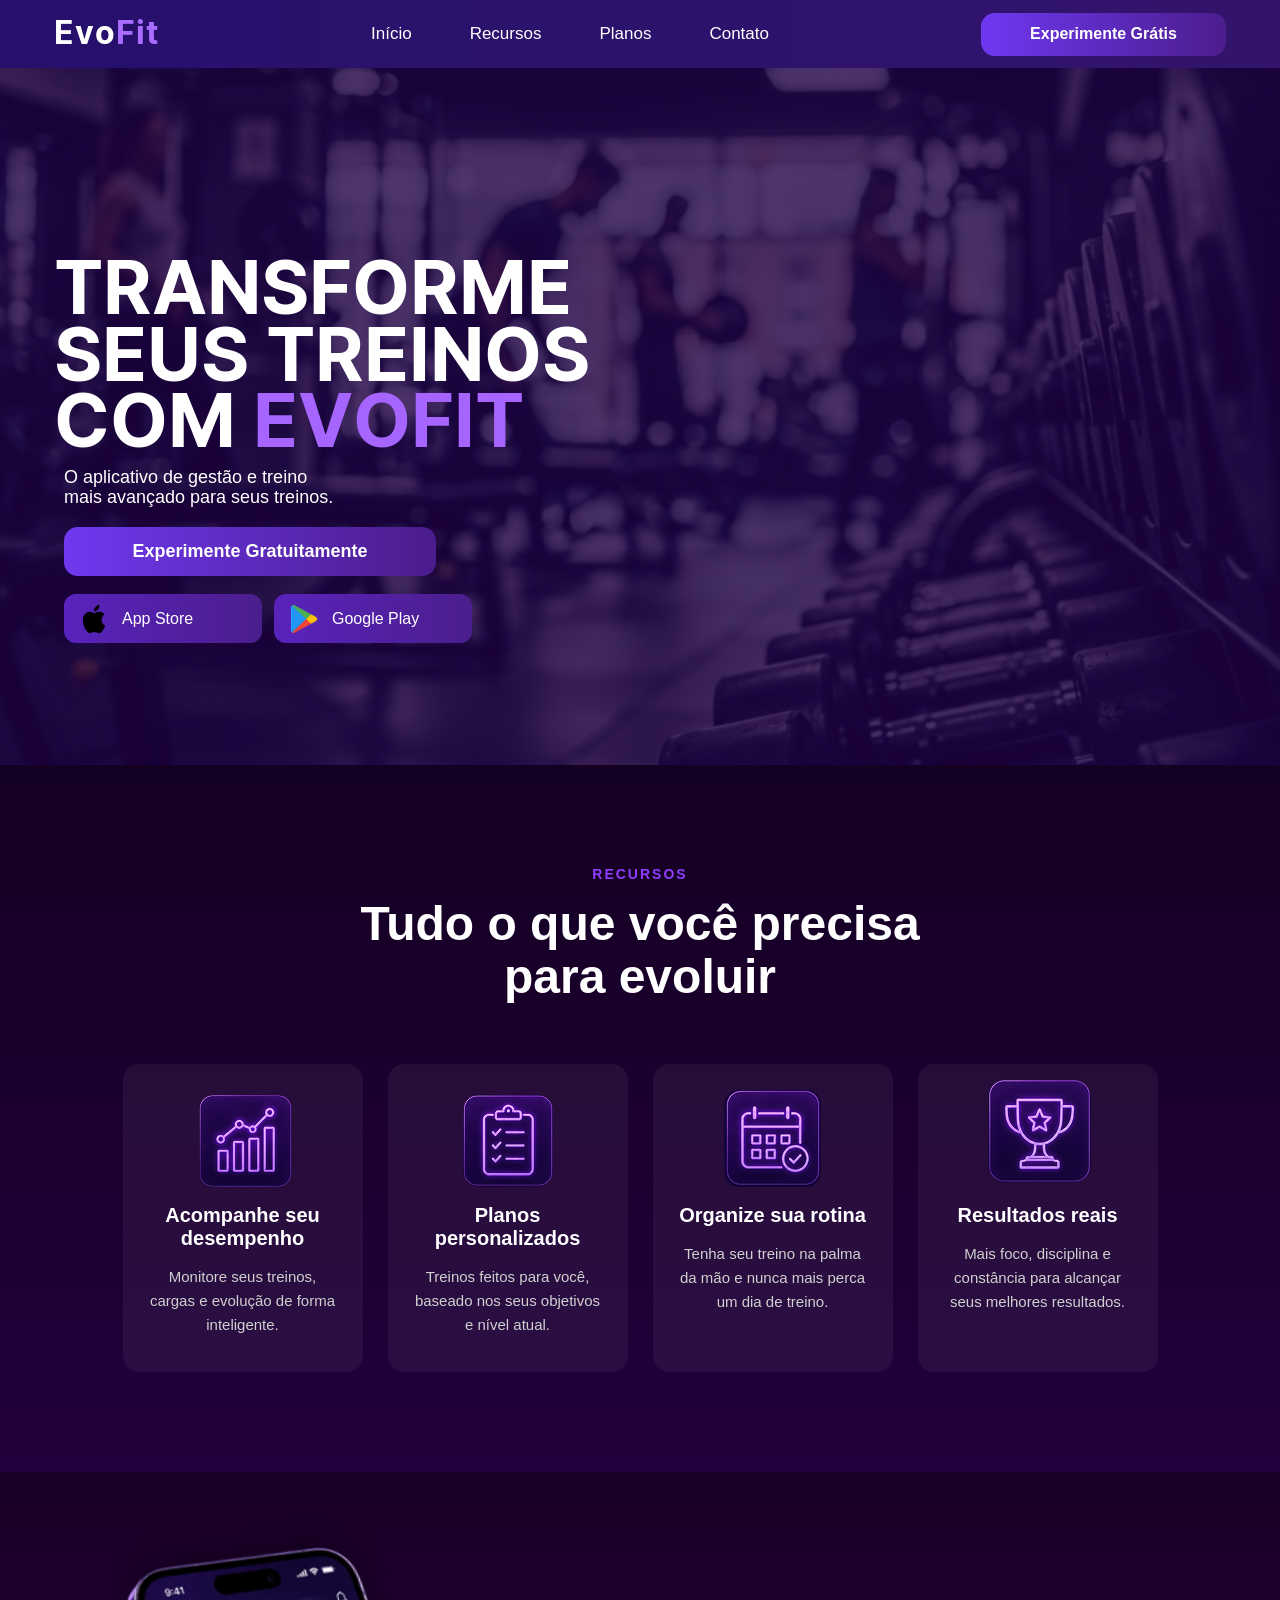
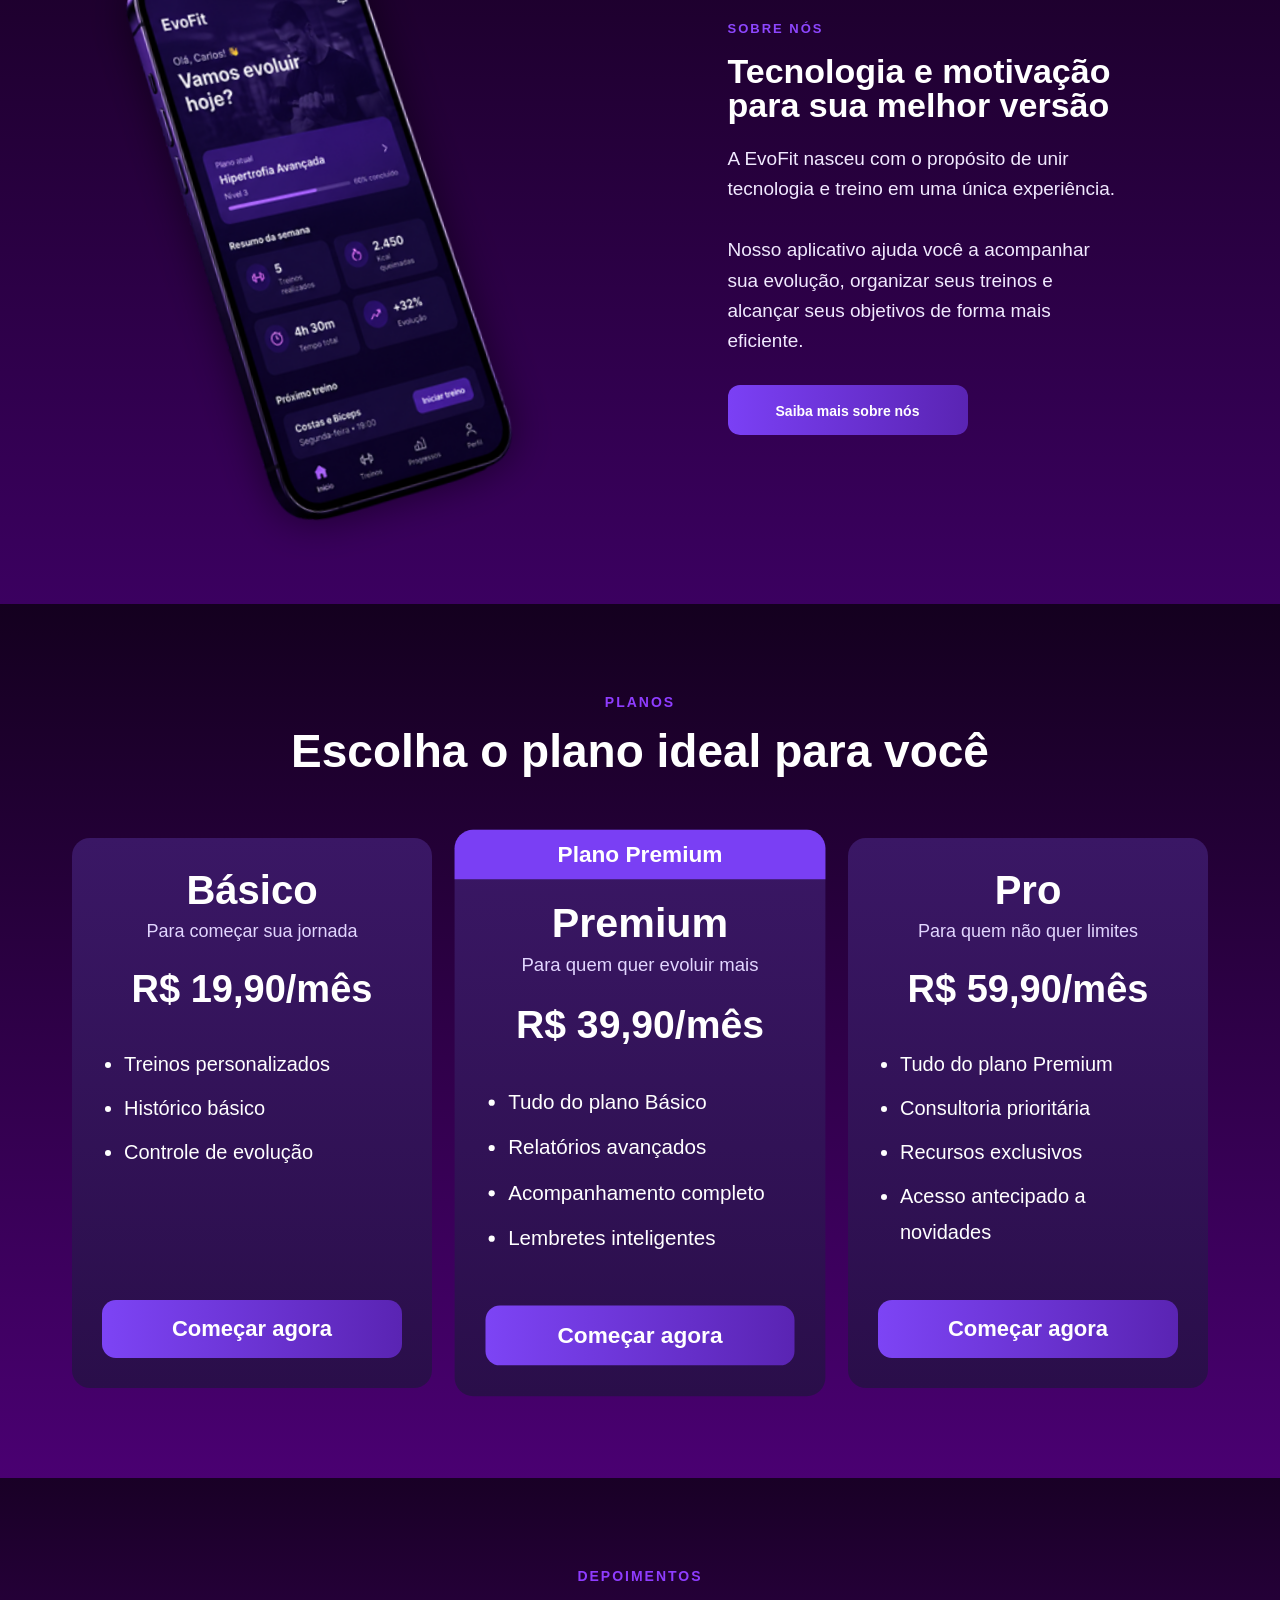
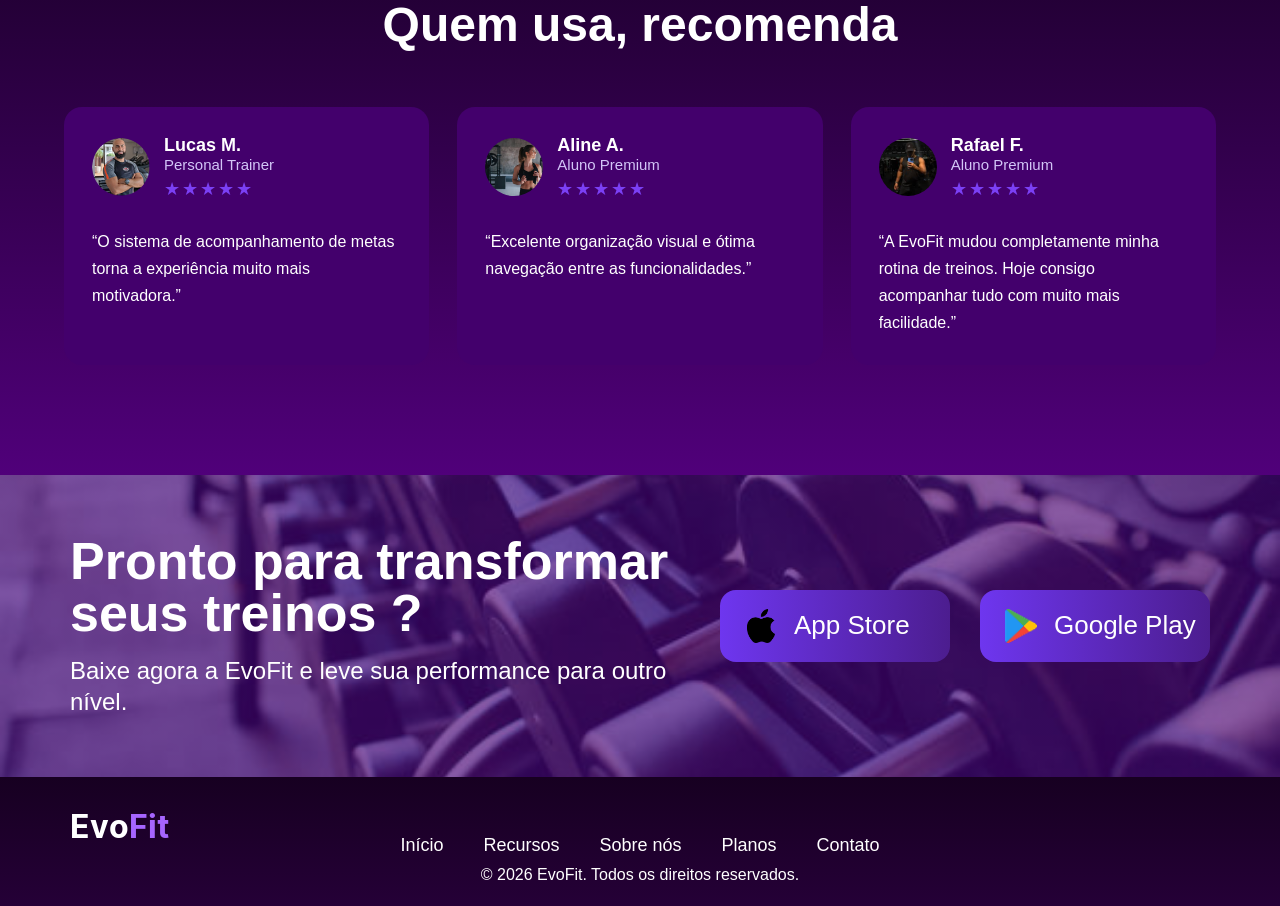
<file: EvoFit-main/index.html>
<!DOCTYPE html>
<html lang="pt-br">
<head>
    <meta charset="UTF-8" />
    <meta name="viewport" content="width=device-width, initial-scale=1.0"/>
    <title>EvoFit</title>

    <link rel="stylesheet" href="styles/style.css" />

    <link href="https://fonts.googleapis.com/css2?family=Konkhmer+Sleokchher&display=swap" rel="stylesheet">
    <link href="https://fonts.googleapis.com/css2?family=Poppins:wght@300;400;500;600;700;800&display=swap" rel="stylesheet">
</head>
<body>

    <section class="hero">

        <header class="header">

            <div class="logo">
                Evo<span>Fit</span>
            </div>

            <nav class="menu">
                <a href="#">Início</a>
                <a href="#">Recursos</a>
                <a href="#">Planos</a>
                <a href="#">Contato</a>
            </nav>

            <a href="#" class="btn-topo">Experimente Grátis</a>

        </header>

        <div class="overlay"></div>

        <div class="conteudo">

            <h1>
                TRANSFORME <br>
                SEUS TREINOS <br>
                COM <span>EVOFIT</span>
            </h1>

            <p>
                O aplicativo de gestão e treino <br>
                mais avançado para seus treinos.
            </p>

            <a href="#" class="btn-principal">
                Experimente Gratuitamente
            </a>

            <div class="stores">

                <a href="#" class="store-btn">
                    <img src="assets/icons/Apple.png" alt="Apple store">
                    <span>App Store</span>
                </a>

                <a href="#" class="store-btn">
                    <img src="assets/icons/Play Store.png" alt="Google Play">
                    <span>Google Play</span>
                </a>

            </div>

        </div>

    </section>
    <section class="features">

  <div class="container">

    <span class="subtitle">
      RECURSOS
    </span>

    <h2 class="title">
      Tudo o que você precisa
      <br>
      para evoluir
    </h2>

    <div class="cards">

      <div class="card">

       <div class="icon">
  <img src="assets/icons/Desempenho.png" alt="">
</div>

        <h3>
          Acompanhe seu desempenho
        </h3>

        <p>
          Monitore seus treinos,
          cargas e evolução
          de forma inteligente.
        </p>

      </div>

      <div class="card">

       <div class="icon">
  <img src="assets/icons/Treino.png" alt="">
</div>

        <h3>
          Planos personalizados
        </h3>

        <p>
          Treinos feitos para você,
          baseado nos seus objetivos
          e nível atual.
        </p>

      </div>

      <div class="card">

      <div class="icon">
  <img src="assets/icons/Rotina.png" alt="">
</div>

        <h3>
          Organize sua rotina
        </h3>

        <p>
          Tenha seu treino na palma
          da mão e nunca mais perca
          um dia de treino.
        </p>

      </div>

      <div class="card">

    <div class="icon">
  <img src="assets/icons/Resultados.png" alt="">
</div>

        <h3>
          Resultados reais
        </h3>

        <p>
          Mais foco, disciplina
          e constância para alcançar
          seus melhores resultados.
        </p>

      </div>

    </div>

  </div>

</section>
<section class="about">

  <div class="about-content">

    <div class="about-image">
      <img src="assets/images/Celular.png" alt="">
    </div>

    <div class="about-text">

      <span class="subtitle">
        SOBRE NÓS
      </span>

      <h2>
        Tecnologia e motivação
        para sua melhor versão
      </h2>

      <p>
        A EvoFit nasceu com o propósito
        de unir tecnologia e treino em
        uma única experiência.
        <br><br>
        Nosso aplicativo ajuda você
        a acompanhar sua evolução,
        organizar seus treinos e alcançar
        seus objetivos de forma mais eficiente.
      </p>

      <button class="btn">
        Saiba mais sobre nós
      </button>

    </div>

  </div>


</section>
<section class="plans">

    <div class="container">

        <span class="subtitle">
            PLANOS
        </span>

        <h2 class="plans-title">
            Escolha o plano ideal para você
        </h2>

        <div class="plans-cards">

            <div class="plan-card">

                <h3>Básico</h3>

                <p class="plan-desc">
                    Para começar sua jornada
                </p>

                <h4>R$ 19,90/mês</h4>

                <ul>
                    <li>Treinos personalizados</li>
                    <li>Histórico básico</li>
                    <li>Controle de evolução</li>
                </ul>

                <a href="#" class="plan-btn">
                    Começar agora
                </a>

            </div>

            <div class="plan-card destaque">

                <div class="topo-premium">
                    Plano Premium
                </div>

                <h3>Premium</h3>

                <p class="plan-desc">
                    Para quem quer evoluir mais
                </p>

                <h4>R$ 39,90/mês</h4>

                <ul>
                    <li>Tudo do plano Básico</li>
                    <li>Relatórios avançados</li>
                    <li>Acompanhamento completo</li>
                    <li>Lembretes inteligentes</li>
                </ul>

                <a href="#" class="plan-btn">
                    Começar agora
                </a>

            </div>

            <div class="plan-card">

                <h3>Pro</h3>

                <p class="plan-desc">
                    Para quem não quer limites
                </p>

                <h4>R$ 59,90/mês</h4>

                <ul>
                    <li>Tudo do plano Premium</li>
                    <li>Consultoria prioritária</li>
                    <li>Recursos exclusivos</li>
                    <li>Acesso antecipado a novidades</li>
                </ul>

                <a href="#" class="plan-btn">
                    Começar agora
                </a>

            </div>

        </div>

    </div>

</section>

<section class="testimonials">

    <div class="container">

        <span class="subtitle">
            DEPOIMENTOS
        </span>

        <h2 class="title">
            Quem usa, recomenda
        </h2>

        <div class="testimonials-cards">

            <div class="testimonial-card">

                <div class="user">

                    <img src="assets/images/Lucas.png" alt="Lucas">

                    <div>
                        <h3>Lucas M.</h3>
                        <span>Personal Trainer</span>

                        <div class="stars">
                            ★★★★★
                        </div>
                    </div>

                </div>

                <p>
                    “O sistema de acompanhamento de metas
                    torna a experiência muito mais motivadora.”
                </p>

            </div>

            <div class="testimonial-card">

                <div class="user">

                    <img src="assets/images/Aline.png" alt="Aline">

                    <div>
                        <h3>Aline A.</h3>
                        <span>Aluno Premium</span>

                        <div class="stars">
                            ★★★★★
                        </div>
                    </div>

                </div>

                <p>
                    “Excelente organização visual e ótima
                    navegação entre as funcionalidades.”
                </p>

            </div>

            <div class="testimonial-card">

                <div class="user">

                    <img src="assets/images/Rafael.png" alt="Rafael">

                    <div>
                        <h3>Rafael F.</h3>
                        <span>Aluno Premium</span>

                        <div class="stars">
                            ★★★★★
                        </div>
                    </div>

                </div>

                <p>
                    “A EvoFit mudou completamente minha rotina
                    de treinos. Hoje consigo acompanhar tudo
                    com muito mais facilidade.”
                </p>

            </div>

        </div>

    </div>

</section>

<footer class="footer">

    <div class="footer-top">

        <div class="footer-overlay"></div>

        <div class="footer-content">

            <div class="footer-text">

                <h2>
                    Pronto para transformar
                    <br>
                    seus treinos ?
                </h2>

                <p>
                    Baixe agora a EvoFit e leve sua
                    performance para outro nível.
                </p>

            </div>

            <div class="footer-stores">

                <a href="#" class="footer-store">

                    <img
                        src="assets/icons/Apple.png"
                        alt="Apple"
                    >

                    <span>App Store</span>

                </a>

                <a href="#" class="footer-store">

                    <img
                        src="assets/icons/Play Store.png"
                        alt="Play Store"
                    >

                    <span>Google Play</span>

                </a>

            </div>

        </div>

    </div>

    <div class="footer-bottom">

        <div class="footer-logo">
            Evo<span>Fit</span>
        </div>

        <div class="footer-menu">

            <a href="#">Início</a>
            <a href="#">Recursos</a>
            <a href="#">Sobre nós</a>
            <a href="#">Planos</a>
            <a href="#">Contato</a>

        </div>

        <p>
            © 2026 EvoFit. Todos os direitos reservados.
        </p>

    </div>

</footer>

</body>
</html>
</file>
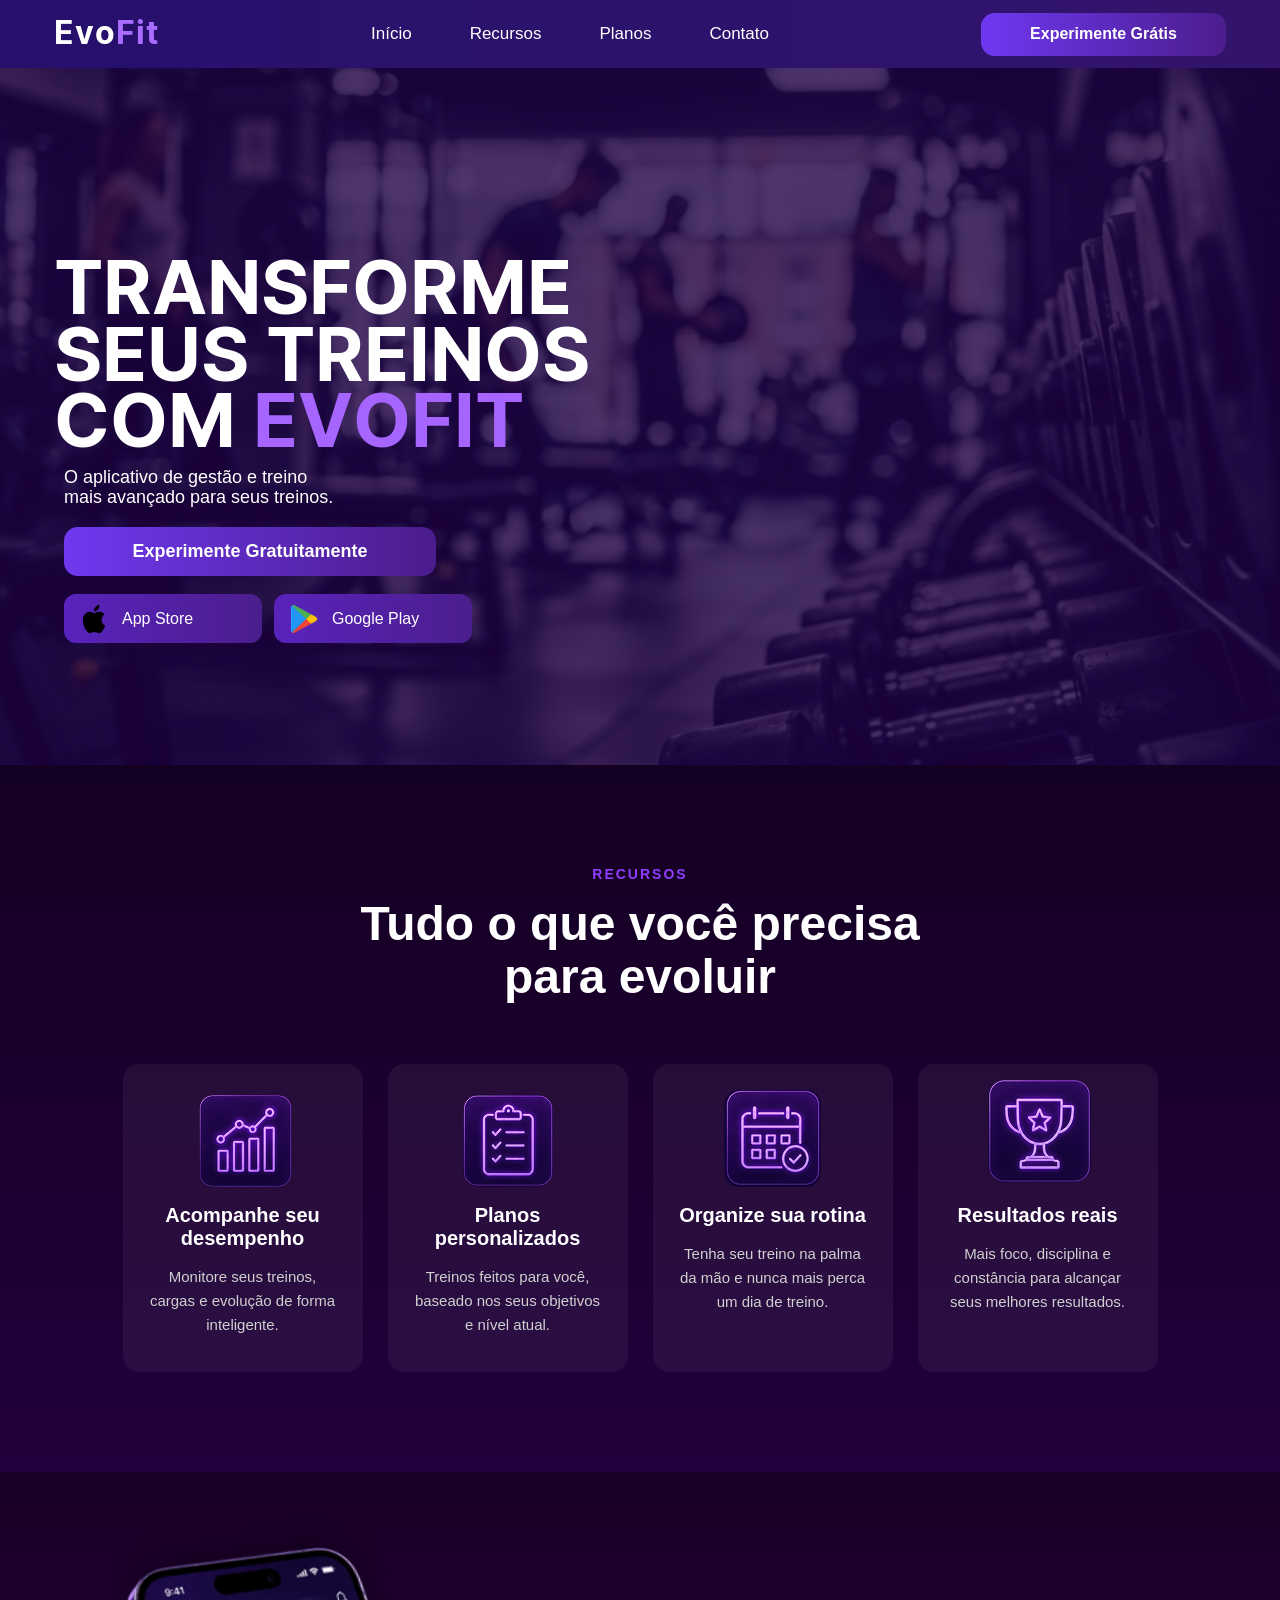
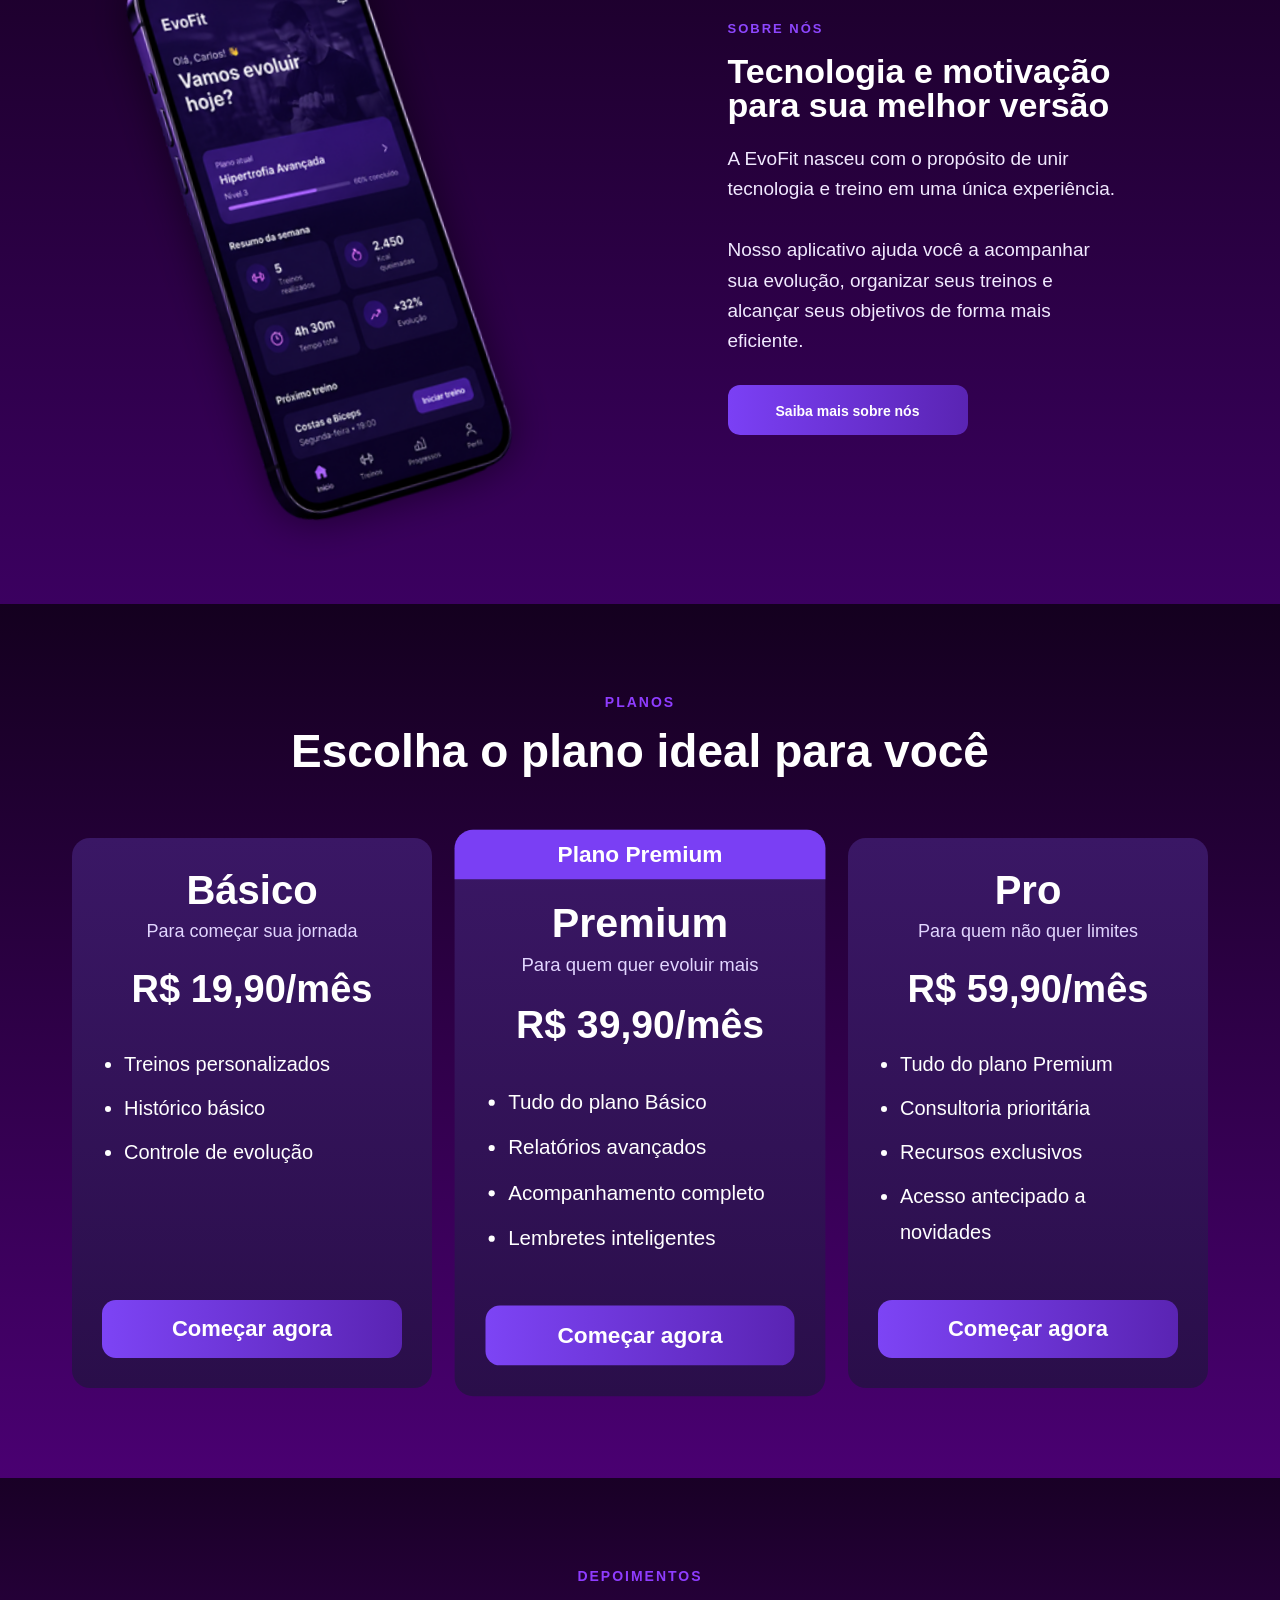
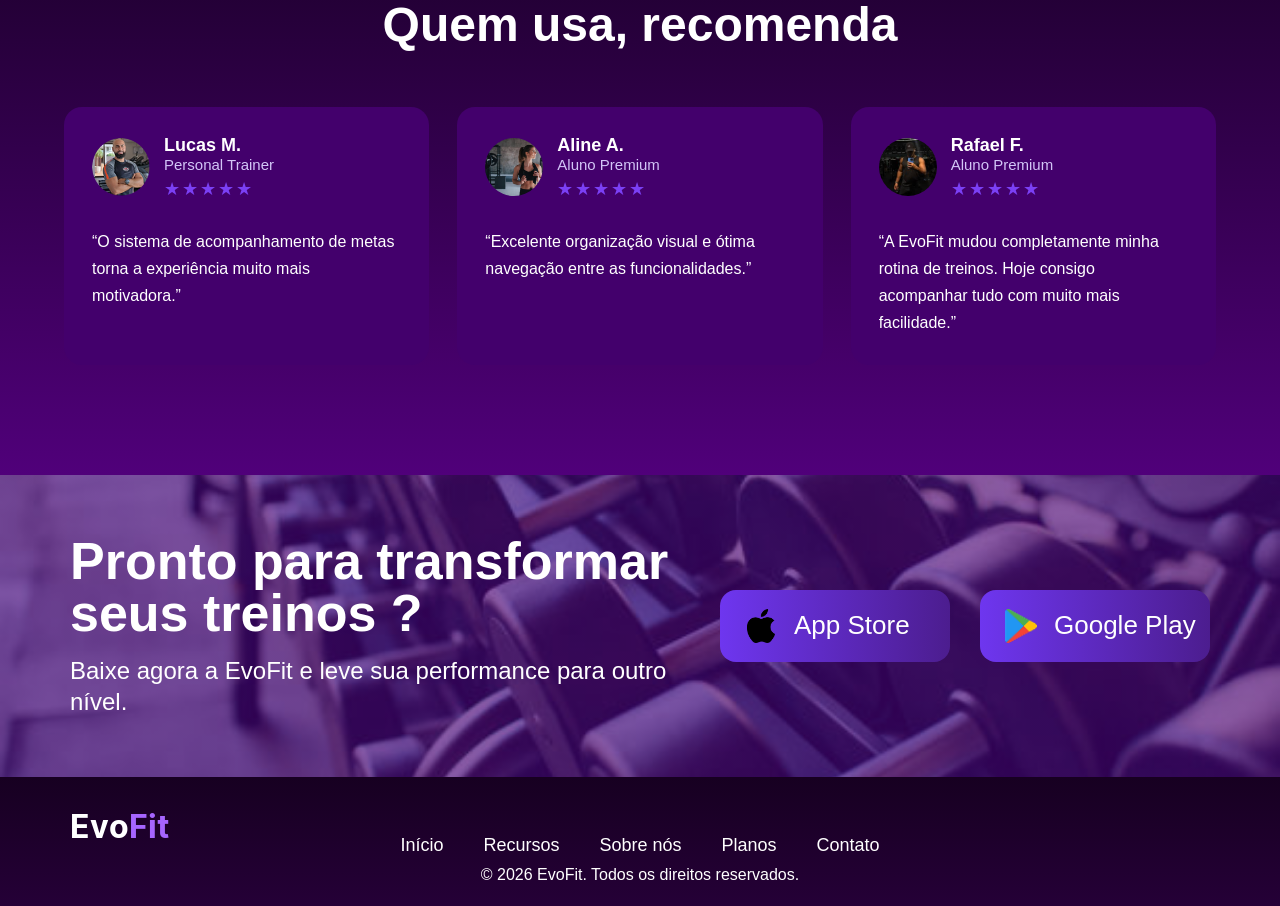
<file: EvoFit-main/EvoFit-main/index.html>
<!DOCTYPE html>
<html lang="pt-br">
<head>
    <meta charset="UTF-8" />
    <meta name="viewport" content="width=device-width, initial-scale=1.0"/>
    <title>EvoFit</title>

    <link rel="stylesheet" href="styles/style.css" />

    <link href="https://fonts.googleapis.com/css2?family=Konkhmer+Sleokchher&display=swap" rel="stylesheet">
    <link href="https://fonts.googleapis.com/css2?family=Poppins:wght@300;400;500;600;700;800&display=swap" rel="stylesheet">
</head>
<body>

    <section class="hero">

        <header class="header">

            <div class="logo">
                Evo<span>Fit</span>
            </div>

            <nav class="menu">
                <a href="#">Início</a>
                <a href="#">Recursos</a>
                <a href="#">Planos</a>
                <a href="#">Contato</a>
            </nav>

            <a href="#" class="btn-topo">Experimente Grátis</a>

        </header>

        <div class="overlay"></div>

        <div class="conteudo">

            <h1>
                TRANSFORME <br>
                SEUS TREINOS <br>
                COM <span>EVOFIT</span>
            </h1>

            <p>
                O aplicativo de gestão e treino <br>
                mais avançado para seus treinos.
            </p>

            <a href="#" class="btn-principal">
                Experimente Gratuitamente
            </a>

            <div class="stores">

                <a href="#" class="store-btn">
                    <img src="/EvoFit-main/assets/icons/Apple.png" alt="Apple store">
                    <span>App Store</span>
                </a>

                <a href="#" class="store-btn">
                    <img src="/EvoFit-main/assets/icons/Play Store.png" alt="Google Play">
                    <span>Google Play</span>
                </a>

            </div>

        </div>

    </section>
    <section class="features">

  <div class="container">

    <span class="subtitle">
      RECURSOS
    </span>

    <h2 class="title">
      Tudo o que você precisa
      <br>
      para evoluir
    </h2>

    <div class="cards">

      <div class="card">

       <div class="icon">
  <img src="assets/icons/Desempenho.png" alt="">
</div>

        <h3>
          Acompanhe seu desempenho
        </h3>

        <p>
          Monitore seus treinos,
          cargas e evolução
          de forma inteligente.
        </p>

      </div>

      <div class="card">

       <div class="icon">
  <img src="assets/icons/Treino.png" alt="">
</div>

        <h3>
          Planos personalizados
        </h3>

        <p>
          Treinos feitos para você,
          baseado nos seus objetivos
          e nível atual.
        </p>

      </div>

      <div class="card">

      <div class="icon">
  <img src="assets/icons/Rotina.png" alt="">
</div>

        <h3>
          Organize sua rotina
        </h3>

        <p>
          Tenha seu treino na palma
          da mão e nunca mais perca
          um dia de treino.
        </p>

      </div>

      <div class="card">

    <div class="icon">
  <img src="assets/icons/Resultados.png" alt="">
</div>

        <h3>
          Resultados reais
        </h3>

        <p>
          Mais foco, disciplina
          e constância para alcançar
          seus melhores resultados.
        </p>

      </div>

    </div>

  </div>

</section>
<section class="about">

  <div class="about-content">

    <div class="about-image">
      <img src="assets/images/Celular.png" alt="">
    </div>

    <div class="about-text">

      <span class="subtitle">
        SOBRE NÓS
      </span>

      <h2>
        Tecnologia e motivação
        para sua melhor versão
      </h2>

      <p>
        A EvoFit nasceu com o propósito
        de unir tecnologia e treino em
        uma única experiência.
        <br><br>
        Nosso aplicativo ajuda você
        a acompanhar sua evolução,
        organizar seus treinos e alcançar
        seus objetivos de forma mais eficiente.
      </p>

      <button class="btn">
        Saiba mais sobre nós
      </button>

    </div>

  </div>


</section>
<section class="plans">

    <div class="container">

        <span class="subtitle">
            PLANOS
        </span>

        <h2 class="plans-title">
            Escolha o plano ideal para você
        </h2>

        <div class="plans-cards">

            <div class="plan-card">

                <h3>Básico</h3>

                <p class="plan-desc">
                    Para começar sua jornada
                </p>

                <h4>R$ 19,90/mês</h4>

                <ul>
                    <li>Treinos personalizados</li>
                    <li>Histórico básico</li>
                    <li>Controle de evolução</li>
                </ul>

                <a href="#" class="plan-btn">
                    Começar agora
                </a>

            </div>

            <div class="plan-card destaque">

                <div class="topo-premium">
                    Plano Premium
                </div>

                <h3>Premium</h3>

                <p class="plan-desc">
                    Para quem quer evoluir mais
                </p>

                <h4>R$ 39,90/mês</h4>

                <ul>
                    <li>Tudo do plano Básico</li>
                    <li>Relatórios avançados</li>
                    <li>Acompanhamento completo</li>
                    <li>Lembretes inteligentes</li>
                </ul>

                <a href="#" class="plan-btn">
                    Começar agora
                </a>

            </div>

            <div class="plan-card">

                <h3>Pro</h3>

                <p class="plan-desc">
                    Para quem não quer limites
                </p>

                <h4>R$ 59,90/mês</h4>

                <ul>
                    <li>Tudo do plano Premium</li>
                    <li>Consultoria prioritária</li>
                    <li>Recursos exclusivos</li>
                    <li>Acesso antecipado a novidades</li>
                </ul>

                <a href="#" class="plan-btn">
                    Começar agora
                </a>

            </div>

        </div>

    </div>

</section>

<section class="testimonials">

    <div class="container">

        <span class="subtitle">
            DEPOIMENTOS
        </span>

        <h2 class="title">
            Quem usa, recomenda
        </h2>

        <div class="testimonials-cards">

            <div class="testimonial-card">

                <div class="user">

                    <img src="assets/images/Lucas.png" alt="Lucas">

                    <div>
                        <h3>Lucas M.</h3>
                        <span>Personal Trainer</span>

                        <div class="stars">
                            ★★★★★
                        </div>
                    </div>

                </div>

                <p>
                    “O sistema de acompanhamento de metas
                    torna a experiência muito mais motivadora.”
                </p>

            </div>

            <div class="testimonial-card">

                <div class="user">

                    <img src="assets/images/Aline.png" alt="Aline">

                    <div>
                        <h3>Aline A.</h3>
                        <span>Aluno Premium</span>

                        <div class="stars">
                            ★★★★★
                        </div>
                    </div>

                </div>

                <p>
                    “Excelente organização visual e ótima
                    navegação entre as funcionalidades.”
                </p>

            </div>

            <div class="testimonial-card">

                <div class="user">

                    <img src="assets/images/Rafael.png" alt="Rafael">

                    <div>
                        <h3>Rafael F.</h3>
                        <span>Aluno Premium</span>

                        <div class="stars">
                            ★★★★★
                        </div>
                    </div>

                </div>

                <p>
                    “A EvoFit mudou completamente minha rotina
                    de treinos. Hoje consigo acompanhar tudo
                    com muito mais facilidade.”
                </p>

            </div>

        </div>

    </div>

</section>

<footer class="footer">

    <div class="footer-top">

        <div class="footer-overlay"></div>

        <div class="footer-content">

            <div class="footer-text">

                <h2>
                    Pronto para transformar
                    <br>
                    seus treinos ?
                </h2>

                <p>
                    Baixe agora a EvoFit e leve sua
                    performance para outro nível.
                </p>

            </div>

            <div class="footer-stores">

                <a href="#" class="footer-store">

                    <img
                        src="assets/icons/Apple.png"
                        alt="Apple"
                    >

                    <span>App Store</span>

                </a>

                <a href="#" class="footer-store">

                    <img
                        src="assets/icons/Play Store.png"
                        alt="Play Store"
                    >

                    <span>Google Play</span>

                </a>

            </div>

        </div>

    </div>

    <div class="footer-bottom">

        <div class="footer-logo">
            Evo<span>Fit</span>
        </div>

        <div class="footer-menu">

            <a href="#">Início</a>
            <a href="#">Recursos</a>
            <a href="#">Sobre nós</a>
            <a href="#">Planos</a>
            <a href="#">Contato</a>

        </div>

        <p>
            © 2026 EvoFit. Todos os direitos reservados.
        </p>

    </div>

</footer>

</body>
</html>
</file>
<file: EvoFit-main/styles/style.css>
*{
    margin: 0;
    padding: 0;
    box-sizing: border-box;
}

body{
    font-family: 'Poppins', sans-serif;
    overflow-x: hidden;
    background: #12001D;
}

/* HERO */

.hero{
    width: 100%;
    height: 85vh;

    position: relative;
    overflow: hidden;

    background-image:
    linear-gradient(
        rgba(32, 0, 71, 0.78),
        rgba(32, 0, 71, 0.78)
    ),
    url('../assets/images/academia.png');

    background-size: cover;
    background-position: center;
}

.header{
    width: 100%;
    height: 68px;

    display: flex;
    align-items: center;
    justify-content: space-between;

    padding: 0 54px;

    background: linear-gradient(
        90deg,
        #26106C 0%,
        #33146D 100%
    );

}

.logo{
    color: white;

    font-family: 'Konkhmer Sleokchher', cursive;

    font-size: 32px;
    font-weight: normal;

    letter-spacing: 1px;
}

.logo span{
    color: #A86CFF;
}

.menu{
    display: flex;
    gap: 58px;
}

.menu a{
    text-decoration: none;
    color: white;

    font-size: 17px;
    font-weight: 400;

    transition: 0.3s;
    position: relative;
}

.menu a:hover{
    color: #A665FF;

    transform: translateY(-3px);
}

.menu a::after{
    content: "";

    position: absolute;
    left: 0;
    bottom: -5px;

    width: 0%;
    height: 2px;

    background: #A665FF;

    transition: 0.3s;
}

.menu a:hover::after{
    width: 100%;
}

.btn-topo{
    width: 245px;
    height: 43px;

    border-radius: 14px;

    background: linear-gradient(
        90deg,
        #6F38F1 0%,
        #4B1D8D 100%
    );

    display: flex;
    align-items: center;
    justify-content: center;

    text-decoration: none;
    color: white;

    font-size: 16px;
    font-weight: 600;

    transition: 0.3s;
}

.btn-topo:hover{
    transform: translateY(-4px);

    background: linear-gradient(
        90deg,
        #834DFF 0%,
        #5B24A8 100%
    );

    box-shadow: 0 0 20px rgba(140, 79, 255, 0.45);
}

.conteudo{
    padding-left: 64px;
    padding-top: 190px;
}

.conteudo h1{
    color: white;

    font-family: 'Konkhmer Sleokchher', cursive;

    font-size: 74px;
    font-weight: normal;

    line-height: 0.9;

    margin-left: -10px;
    margin-bottom: 10px;
}

.conteudo h1 span{
    color: #A665FF;
}

.conteudo p{
    color: white;

    font-size: 18px;
    font-weight: 400;

    line-height: 1.1;

    margin-bottom: 20px;
}

.btn-principal{
    width: 372px;
    height: 49px;

    border-radius: 14px;

    background: linear-gradient(
        90deg,
        #6F39F0 0%,
        #4B1C8B 100%
    );

    display: flex;
    align-items: center;
    justify-content: center;

    text-decoration: none;

    color: white;
    font-size: 18px;
    font-weight: 700;

    margin-bottom: 18px;

    transition: 0.3s;
}

.btn-principal:hover{
    transform: translateY(-4px);

    background: linear-gradient(
        90deg,
        #834DFF 0%,
        #5B24A8 100%
    );

    box-shadow: 0 0 20px rgba(140, 79, 255, 0.5);
}

.stores{
    display: flex;
    gap: 12px;
}

.store-btn{
    width: 198px;
    height: 49px;

    border-radius: 12px;

    background: linear-gradient(
        90deg,
        #5923BC 0%,
        #4B1E8D 100%
    );

    display: flex;
    align-items: center;

    padding-left: 16px;
    gap: 14px;

    text-decoration: none;

    transition: 0.3s;
}

.store-btn:hover{
    transform: translateY(-4px);

    background: linear-gradient(
        90deg,
        #7234E3 0%,
        #5A24A7 100%
    );

    box-shadow: 0 0 20px rgba(140, 79, 255, 0.45);
}

.store-btn img{
    width: 28px;
    height: 28px;
    object-fit: contain;
}

.store-btn span{
    color: white;
    font-size: 16px;
    font-weight: 400;
}

/* FEATURES */

.container{
    width: 1200px;
    margin: auto;
}

body{
  margin: 0;
  font-family: Arial, Helvetica, sans-serif;
  background: #120022;
  color: white;
}

.container{
  width: 90%;
  max-width: 1200px;
  margin: auto;
}

.features{
  padding: 100px 0;
  background:
  linear-gradient(
    to bottom,
    #140022,
    #22003d
  );
  text-align: center;
}

.subtitle{
  color: #8f3cff;
  font-size: 14px;
  font-weight: bold;
  letter-spacing: 2px;
}

.title{
  font-size: 48px;
  margin-top: 15px;
  margin-bottom: 60px;
  line-height: 1.1;
}

.cards{
  display: flex;
  justify-content: center;
  gap: 25px;
  flex-wrap: wrap;
}

.card{
  background: rgba(255,255,255,0.05);
  width: 240px;
  padding: 35px 25px;
  border-radius: 16px;
  transition: 0.3s;
}

.card:hover{
  transform: translateY(-10px);
  background: rgba(255,255,255,0.08);
}

.icon{
  width: 80px;
  height: 80px;
  background: #2c004d;
  border: 2px solid #8f3cff;
  border-radius: 16px;
  display: flex;
  justify-content: center;
  align-items: center;
  margin: auto;
  margin-bottom: 25px;
  font-size: 35px;
}

.card h3{
  font-size: 20px;
  margin-bottom: 15px;
}

.card p{
  color: #d0d0d0;
  line-height: 1.6;
  font-size: 15px;
}

.about{
  padding: 100px 0;
  background:
  linear-gradient(
    to right,
    #22003d,
    #4a007c
  );
}

.about-content{
  display: flex;
  align-items: center;
  justify-content: space-between;
  gap: 60px;
}

.about-image img{
    width: 300px;

    transform: rotate(-10deg);

    filter: drop-shadow(0 0 20px rgba(0,0,0,0.5));

    animation: flutuar 3s ease-in-out infinite;
}

.about-text{
  max-width: 420px;
}

.about-text h2{
  font-size: 52px;
  line-height: 1.1;
  margin-top: 15px;
  margin-bottom: 30px;
}

.about-text p{
  color: #e0e0e0;
  font-size: 18px;
  line-height: 1.8;
  margin-bottom: 35px;
}

.btn{
  background: #6d28d9;
  color: white;
  border: none;
  padding: 18px 35px;
  border-radius: 10px;
  font-size: 16px;
  font-weight: bold;
  cursor: pointer;
  transition: 0.3s;
}

.btn:hover{
  background: #7c3aed;
  transform: scale(1.05);
}

@media(max-width: 900px){

  .about-content{
    flex-direction: column;
    text-align: center;
  }

  .title{
    font-size: 36px;
  }

  .about-text h2{
    font-size: 38px;
  }

}
/* ABOUT */

.about{
    background: linear-gradient(
        180deg,
        #180024 0%,
        #3B0060 100%
    );
    padding-top: 50px;
    padding-bottom: 60px;
}
.about-content{
    display: flex;

    align-items: center;
    justify-content: center;

    gap: 70px;

    max-width: 900px;

    margin: 0 auto;
}

.about-image img{
    width: 345px;

    margin-right: -10px;
    margin-top: -10px;

      animation: flutuar 3s ease-in-out infinite;
}


.about-text{
    width: 430px;

    margin-top: -10px;

    margin-left: 190px;
}

.about-text .subtitle{
    color: #8E46FF;

    font-size: 13px;
    font-weight: 700;

    letter-spacing: 2px;

    display: block;

    margin-bottom: 18px;
}

.about-text h2{
    color: white;

    font-size: 34px;
    font-weight: 700;

    line-height: 1;

    width: 420px;

    margin-bottom: 22px;
}

.about-text p{
    color: #F1E9FF;

    font-size: 19px;

    line-height: 1.6;

    width: 390px;

    margin-bottom: 28px;
}

.btn{
  
    width: 240px;
    height: 50px;

    border: none;
    border-radius: 12px;

    background: linear-gradient(
        90deg,
        #7B40F5 0%,
        #5A24B3 100%
    );

    color: white;

    font-size: 14px;
    font-weight: 600;

    cursor: pointer;

    transition: 0.3s;
}


.btn:hover{
    transform: translateY(-3px);

    box-shadow: 0 0 18px rgba(140,79,255,0.35);
}

@keyframes flutuar{

    0%{
        transform: translateY(0px);
    }

    50%{
        transform: translateY(-15px);
    }

    100%{
        transform: translateY(0px);
    }

}
@keyframes flutuar{

    0%{
        transform: translateY(0px) rotate(-10deg);
    }

    50%{
        transform: translateY(-15px) rotate(-10deg);
    }

    100%{
        transform: translateY(0px) rotate(-10deg);
    }

}
/* PLANS */

.plans{
    background: linear-gradient(
        180deg,
        #14001F 0%,
        #4A0072 100%
    );

    padding: 90px 0;
}

.plans .subtitle{
    display: block;

    text-align: center;

    margin-bottom: 14px;
}

.plans-title{
    color: white;

    text-align: center;

    font-size: 46px;
    font-weight: 700;

    margin-bottom: 60px;
}

.plans-cards{
    display: flex;

    justify-content: center;

    gap: 28px;
}

.plan-card{

    width: 360px;

    background: linear-gradient(
        180deg,
        #3A1765 0%,
        #2A0E4A 100%
    );

    border-radius: 18px;

    padding: 30px;

    position: relative;

    transition: 0.3s;

    display: flex;
    flex-direction: column;
}

.plan-card:hover{
    transform: translateY(-8px);

    box-shadow: 0 0 30px rgba(140,79,255,0.2);
}

.plan-card h3{
    color: white;

    font-size: 40px;
    font-weight: 700;

    text-align: center;

    margin-bottom: 8px;
}

.plan-desc{
    color: #E2D6FF;

    text-align: center;

    font-size: 18px;

    margin-bottom: 26px;
}

.plan-card h4{
    color: white;

    font-size: 38px;
    font-weight: 700;

    text-align: center;

    margin-bottom: 35px;
}

.plan-card ul{
    list-style: disc;

    padding-left: 22px;

    margin-bottom: 40px;
}

.plan-card ul li{
    color: white;

    font-size: 20px;

    line-height: 1.8;

    margin-bottom: 8px;
}

.plan-btn{
    width: 100%;
    height: 58px;

    border-radius: 14px;

    background: linear-gradient(
        90deg,
        #7D44F5 0%,
        #5A24B3 100%
    );

    display: flex;
    align-items: center;
    justify-content: center;

    text-decoration: none;

    color: white;

    font-size: 22px;
    font-weight: 600;

    transition: 0.3s;

    margin-top: auto;
}

.plan-btn:hover{
    transform: translateY(-4px);

    box-shadow: 0 0 20px rgba(140,79,255,0.4);
}

.destaque{
    transform: scale(1.03);
}

.topo-premium{
    position: absolute;

    top: 0;
    left: 0;

    width: 100%;
    height: 48px;

    background: #7A3FF4;

    border-radius: 18px 18px 0 0;

    display: flex;
    align-items: center;
    justify-content: center;

    color: white;

    font-size: 22px;
    font-weight: 700;
}

.destaque h3{
    margin-top: 38px;
}

/* TESTIMONIALS */

.testimonials{
    background: linear-gradient(
        180deg,
        #190026 0%,
        #50007A 100%
    );

    padding: 90px 0 110px;
}

.testimonials .subtitle{
    display: block;

    text-align: center;

    margin-bottom: 10px;
}

.testimonials .title{
    text-align: center;

    margin-bottom: 55px;
}

.testimonials-cards{
    display: flex;
    justify-content: center;

    gap: 28px;
}

.testimonial-card{
    width: 380px;

    background: #43006C;

    border-radius: 18px;

    padding: 28px;

    transition: 0.3s;
}

.testimonial-card:hover{
    transform: translateY(-6px);

    box-shadow: 0 0 25px rgba(166,101,255,0.3);
}

.user{
    display: flex;
    align-items: center;

    gap: 14px;

    margin-bottom: 28px;
}

.user img{
    width: 58px;
    height: 58px;

    border-radius: 50%;

    object-fit: cover;
}

.user h3{
    color: white;

    font-size: 18px;
    font-weight: 700;
}

.user span{
    color: #D3C5F7;

    font-size: 15px;
}

.stars{
    color: #7B40F5;

    font-size: 18px;

    margin-top: 4px;

    letter-spacing: 2px;
}

.testimonial-card p{
    color: white;

    font-size: 16px;

    line-height: 1.7;
}

/* FOOTER */

.footer{
    width: 100%;

}

.footer-top{
    position: relative;

    background-image:
    linear-gradient(
        rgba(73, 0, 116, 0.65),
        rgba(73, 0, 116, 0.65)
    ),
    url('../assets/images/Pesos.PNG');

    background-size: cover;
    background-position: center;

    padding: 60px 70px;
}

.footer-content{
    display: flex;

    align-items: center;
    justify-content: space-between;
}

.footer-text h2{
    color: white;

    font-size: 52px;
    font-weight: 700;

    line-height: 1;

    margin-bottom: 16px;
}

.footer-text p{
    color: white;

    font-size: 24px;

    line-height: 1.3;
}

.footer-stores{
    display: flex;

    gap: 30px;
}

.footer-store{
    width: 230px;
    height: 72px;

    border-radius: 16px;

    background: linear-gradient(
        90deg,
        #6E36EF 0%,
        #4C1D8F 100%
    );

    display: flex;

    align-items: center;

    gap: 16px;

    padding-left: 24px;

    text-decoration: none;

    transition: 0.3s;
}

.footer-store:hover{
    transform: translateY(-4px);

    box-shadow: 0 0 20px rgba(166,101,255,0.4);
}

.footer-store img{
    width: 34px;
    height: 34px;

    object-fit: contain;
}

.footer-store span{
    color: white;

    font-size: 26px;
    font-weight: 400;
}

.footer-bottom{
    background: linear-gradient(
        180deg,
        #170021 0%,
        #250037 100%
    );

    padding: 22px 70px;
}

.footer-logo{
    color: white;

    font-family: 'Konkhmer Sleokchher', cursive;

    font-size: 32px;

    margin-bottom: 12px;
}

.footer-logo span{
    color: #A665FF;
}

.footer-menu{
    display: flex;

    justify-content: center;

    gap: 40px;

    margin-top: -34px;
    margin-bottom: 10px;
}

.footer-menu a{
    color: white;

    text-decoration: none;

    font-size: 18px;

    transition: 0.3s;
}

.footer-menu a:hover{
    color: #A665FF;
}

.footer-bottom p{
    color: white;

    text-align: center;

    font-size: 16px;
}
</file>
<file: EvoFit-main/EvoFit-main/styles/style.css>
*{
    margin: 0;
    padding: 0;
    box-sizing: border-box;
}

body{
    font-family: 'Poppins', sans-serif;
    overflow-x: hidden;
    background: #12001D;
}

/* HERO */

.hero{
    width: 100%;
    height: 85vh;

    position: relative;
    overflow: hidden;

    background-image:
    linear-gradient(
        rgba(32, 0, 71, 0.78),
        rgba(32, 0, 71, 0.78)
    ),
    url('../assets/images/academia.png');

    background-size: cover;
    background-position: center;
}

.header{
    width: 100%;
    height: 68px;

    display: flex;
    align-items: center;
    justify-content: space-between;

    padding: 0 54px;

    background: linear-gradient(
        90deg,
        #26106C 0%,
        #33146D 100%
    );

}

.logo{
    color: white;

    font-family: 'Konkhmer Sleokchher', cursive;

    font-size: 32px;
    font-weight: normal;

    letter-spacing: 1px;
}

.logo span{
    color: #A86CFF;
}

.menu{
    display: flex;
    gap: 58px;
}

.menu a{
    text-decoration: none;
    color: white;

    font-size: 17px;
    font-weight: 400;

    transition: 0.3s;
    position: relative;
}

.menu a:hover{
    color: #A665FF;

    transform: translateY(-3px);
}

.menu a::after{
    content: "";

    position: absolute;
    left: 0;
    bottom: -5px;

    width: 0%;
    height: 2px;

    background: #A665FF;

    transition: 0.3s;
}

.menu a:hover::after{
    width: 100%;
}

.btn-topo{
    width: 245px;
    height: 43px;

    border-radius: 14px;

    background: linear-gradient(
        90deg,
        #6F38F1 0%,
        #4B1D8D 100%
    );

    display: flex;
    align-items: center;
    justify-content: center;

    text-decoration: none;
    color: white;

    font-size: 16px;
    font-weight: 600;

    transition: 0.3s;
}

.btn-topo:hover{
    transform: translateY(-4px);

    background: linear-gradient(
        90deg,
        #834DFF 0%,
        #5B24A8 100%
    );

    box-shadow: 0 0 20px rgba(140, 79, 255, 0.45);
}

.conteudo{
    padding-left: 64px;
    padding-top: 190px;
}

.conteudo h1{
    color: white;

    font-family: 'Konkhmer Sleokchher', cursive;

    font-size: 74px;
    font-weight: normal;

    line-height: 0.9;

    margin-left: -10px;
    margin-bottom: 10px;
}

.conteudo h1 span{
    color: #A665FF;
}

.conteudo p{
    color: white;

    font-size: 18px;
    font-weight: 400;

    line-height: 1.1;

    margin-bottom: 20px;
}

.btn-principal{
    width: 372px;
    height: 49px;

    border-radius: 14px;

    background: linear-gradient(
        90deg,
        #6F39F0 0%,
        #4B1C8B 100%
    );

    display: flex;
    align-items: center;
    justify-content: center;

    text-decoration: none;

    color: white;
    font-size: 18px;
    font-weight: 700;

    margin-bottom: 18px;

    transition: 0.3s;
}

.btn-principal:hover{
    transform: translateY(-4px);

    background: linear-gradient(
        90deg,
        #834DFF 0%,
        #5B24A8 100%
    );

    box-shadow: 0 0 20px rgba(140, 79, 255, 0.5);
}

.stores{
    display: flex;
    gap: 12px;
}

.store-btn{
    width: 198px;
    height: 49px;

    border-radius: 12px;

    background: linear-gradient(
        90deg,
        #5923BC 0%,
        #4B1E8D 100%
    );

    display: flex;
    align-items: center;

    padding-left: 16px;
    gap: 14px;

    text-decoration: none;

    transition: 0.3s;
}

.store-btn:hover{
    transform: translateY(-4px);

    background: linear-gradient(
        90deg,
        #7234E3 0%,
        #5A24A7 100%
    );

    box-shadow: 0 0 20px rgba(140, 79, 255, 0.45);
}

.store-btn img{
    width: 28px;
    height: 28px;
    object-fit: contain;
}

.store-btn span{
    color: white;
    font-size: 16px;
    font-weight: 400;
}

/* FEATURES */

.container{
    width: 1200px;
    margin: auto;
}

body{
  margin: 0;
  font-family: Arial, Helvetica, sans-serif;
  background: #120022;
  color: white;
}

.container{
  width: 90%;
  max-width: 1200px;
  margin: auto;
}

.features{
  padding: 100px 0;
  background:
  linear-gradient(
    to bottom,
    #140022,
    #22003d
  );
  text-align: center;
}

.subtitle{
  color: #8f3cff;
  font-size: 14px;
  font-weight: bold;
  letter-spacing: 2px;
}

.title{
  font-size: 48px;
  margin-top: 15px;
  margin-bottom: 60px;
  line-height: 1.1;
}

.cards{
  display: flex;
  justify-content: center;
  gap: 25px;
  flex-wrap: wrap;
}

.card{
  background: rgba(255,255,255,0.05);
  width: 240px;
  padding: 35px 25px;
  border-radius: 16px;
  transition: 0.3s;
}

.card:hover{
  transform: translateY(-10px);
  background: rgba(255,255,255,0.08);
}

.icon{
  width: 80px;
  height: 80px;
  background: #2c004d;
  border: 2px solid #8f3cff;
  border-radius: 16px;
  display: flex;
  justify-content: center;
  align-items: center;
  margin: auto;
  margin-bottom: 25px;
  font-size: 35px;
}

.card h3{
  font-size: 20px;
  margin-bottom: 15px;
}

.card p{
  color: #d0d0d0;
  line-height: 1.6;
  font-size: 15px;
}

.about{
  padding: 100px 0;
  background:
  linear-gradient(
    to right,
    #22003d,
    #4a007c
  );
}

.about-content{
  display: flex;
  align-items: center;
  justify-content: space-between;
  gap: 60px;
}

.about-image img{
    width: 300px;

    transform: rotate(-10deg);

    filter: drop-shadow(0 0 20px rgba(0,0,0,0.5));

    animation: flutuar 3s ease-in-out infinite;
}

.about-text{
  max-width: 420px;
}

.about-text h2{
  font-size: 52px;
  line-height: 1.1;
  margin-top: 15px;
  margin-bottom: 30px;
}

.about-text p{
  color: #e0e0e0;
  font-size: 18px;
  line-height: 1.8;
  margin-bottom: 35px;
}

.btn{
  background: #6d28d9;
  color: white;
  border: none;
  padding: 18px 35px;
  border-radius: 10px;
  font-size: 16px;
  font-weight: bold;
  cursor: pointer;
  transition: 0.3s;
}

.btn:hover{
  background: #7c3aed;
  transform: scale(1.05);
}

@media(max-width: 900px){

  .about-content{
    flex-direction: column;
    text-align: center;
  }

  .title{
    font-size: 36px;
  }

  .about-text h2{
    font-size: 38px;
  }

}
/* ABOUT */

.about{
    background: linear-gradient(
        180deg,
        #180024 0%,
        #3B0060 100%
    );
    padding-top: 50px;
    padding-bottom: 60px;
}
.about-content{
    display: flex;

    align-items: center;
    justify-content: center;

    gap: 70px;

    max-width: 900px;

    margin: 0 auto;
}

.about-image img{
    width: 345px;

    margin-right: -10px;
    margin-top: -10px;

      animation: flutuar 3s ease-in-out infinite;
}


.about-text{
    width: 430px;

    margin-top: -10px;

    margin-left: 190px;
}

.about-text .subtitle{
    color: #8E46FF;

    font-size: 13px;
    font-weight: 700;

    letter-spacing: 2px;

    display: block;

    margin-bottom: 18px;
}

.about-text h2{
    color: white;

    font-size: 34px;
    font-weight: 700;

    line-height: 1;

    width: 420px;

    margin-bottom: 22px;
}

.about-text p{
    color: #F1E9FF;

    font-size: 19px;

    line-height: 1.6;

    width: 390px;

    margin-bottom: 28px;
}

.btn{
  
    width: 240px;
    height: 50px;

    border: none;
    border-radius: 12px;

    background: linear-gradient(
        90deg,
        #7B40F5 0%,
        #5A24B3 100%
    );

    color: white;

    font-size: 14px;
    font-weight: 600;

    cursor: pointer;

    transition: 0.3s;
}


.btn:hover{
    transform: translateY(-3px);

    box-shadow: 0 0 18px rgba(140,79,255,0.35);
}

@keyframes flutuar{

    0%{
        transform: translateY(0px);
    }

    50%{
        transform: translateY(-15px);
    }

    100%{
        transform: translateY(0px);
    }

}
@keyframes flutuar{

    0%{
        transform: translateY(0px) rotate(-10deg);
    }

    50%{
        transform: translateY(-15px) rotate(-10deg);
    }

    100%{
        transform: translateY(0px) rotate(-10deg);
    }

}
/* PLANS */

.plans{
    background: linear-gradient(
        180deg,
        #14001F 0%,
        #4A0072 100%
    );

    padding: 90px 0;
}

.plans .subtitle{
    display: block;

    text-align: center;

    margin-bottom: 14px;
}

.plans-title{
    color: white;

    text-align: center;

    font-size: 46px;
    font-weight: 700;

    margin-bottom: 60px;
}

.plans-cards{
    display: flex;

    justify-content: center;

    gap: 28px;
}

.plan-card{

    width: 360px;

    background: linear-gradient(
        180deg,
        #3A1765 0%,
        #2A0E4A 100%
    );

    border-radius: 18px;

    padding: 30px;

    position: relative;

    transition: 0.3s;

    display: flex;
    flex-direction: column;
}

.plan-card:hover{
    transform: translateY(-8px);

    box-shadow: 0 0 30px rgba(140,79,255,0.2);
}

.plan-card h3{
    color: white;

    font-size: 40px;
    font-weight: 700;

    text-align: center;

    margin-bottom: 8px;
}

.plan-desc{
    color: #E2D6FF;

    text-align: center;

    font-size: 18px;

    margin-bottom: 26px;
}

.plan-card h4{
    color: white;

    font-size: 38px;
    font-weight: 700;

    text-align: center;

    margin-bottom: 35px;
}

.plan-card ul{
    list-style: disc;

    padding-left: 22px;

    margin-bottom: 40px;
}

.plan-card ul li{
    color: white;

    font-size: 20px;

    line-height: 1.8;

    margin-bottom: 8px;
}

.plan-btn{
    width: 100%;
    height: 58px;

    border-radius: 14px;

    background: linear-gradient(
        90deg,
        #7D44F5 0%,
        #5A24B3 100%
    );

    display: flex;
    align-items: center;
    justify-content: center;

    text-decoration: none;

    color: white;

    font-size: 22px;
    font-weight: 600;

    transition: 0.3s;

    margin-top: auto;
}

.plan-btn:hover{
    transform: translateY(-4px);

    box-shadow: 0 0 20px rgba(140,79,255,0.4);
}

.destaque{
    transform: scale(1.03);
}

.topo-premium{
    position: absolute;

    top: 0;
    left: 0;

    width: 100%;
    height: 48px;

    background: #7A3FF4;

    border-radius: 18px 18px 0 0;

    display: flex;
    align-items: center;
    justify-content: center;

    color: white;

    font-size: 22px;
    font-weight: 700;
}

.destaque h3{
    margin-top: 38px;
}

/* TESTIMONIALS */

.testimonials{
    background: linear-gradient(
        180deg,
        #190026 0%,
        #50007A 100%
    );

    padding: 90px 0 110px;
}

.testimonials .subtitle{
    display: block;

    text-align: center;

    margin-bottom: 10px;
}

.testimonials .title{
    text-align: center;

    margin-bottom: 55px;
}

.testimonials-cards{
    display: flex;
    justify-content: center;

    gap: 28px;
}

.testimonial-card{
    width: 380px;

    background: #43006C;

    border-radius: 18px;

    padding: 28px;

    transition: 0.3s;
}

.testimonial-card:hover{
    transform: translateY(-6px);

    box-shadow: 0 0 25px rgba(166,101,255,0.3);
}

.user{
    display: flex;
    align-items: center;

    gap: 14px;

    margin-bottom: 28px;
}

.user img{
    width: 58px;
    height: 58px;

    border-radius: 50%;

    object-fit: cover;
}

.user h3{
    color: white;

    font-size: 18px;
    font-weight: 700;
}

.user span{
    color: #D3C5F7;

    font-size: 15px;
}

.stars{
    color: #7B40F5;

    font-size: 18px;

    margin-top: 4px;

    letter-spacing: 2px;
}

.testimonial-card p{
    color: white;

    font-size: 16px;

    line-height: 1.7;
}

/* FOOTER */

.footer{
    width: 100%;

}

.footer-top{
    position: relative;

    background-image:
    linear-gradient(
        rgba(73, 0, 116, 0.65),
        rgba(73, 0, 116, 0.65)
    ),
    url('../assets/images/Pesos.PNG');

    background-size: cover;
    background-position: center;

    padding: 60px 70px;
}

.footer-content{
    display: flex;

    align-items: center;
    justify-content: space-between;
}

.footer-text h2{
    color: white;

    font-size: 52px;
    font-weight: 700;

    line-height: 1;

    margin-bottom: 16px;
}

.footer-text p{
    color: white;

    font-size: 24px;

    line-height: 1.3;
}

.footer-stores{
    display: flex;

    gap: 30px;
}

.footer-store{
    width: 230px;
    height: 72px;

    border-radius: 16px;

    background: linear-gradient(
        90deg,
        #6E36EF 0%,
        #4C1D8F 100%
    );

    display: flex;

    align-items: center;

    gap: 16px;

    padding-left: 24px;

    text-decoration: none;

    transition: 0.3s;
}

.footer-store:hover{
    transform: translateY(-4px);

    box-shadow: 0 0 20px rgba(166,101,255,0.4);
}

.footer-store img{
    width: 34px;
    height: 34px;

    object-fit: contain;
}

.footer-store span{
    color: white;

    font-size: 26px;
    font-weight: 400;
}

.footer-bottom{
    background: linear-gradient(
        180deg,
        #170021 0%,
        #250037 100%
    );

    padding: 22px 70px;
}

.footer-logo{
    color: white;

    font-family: 'Konkhmer Sleokchher', cursive;

    font-size: 32px;

    margin-bottom: 12px;
}

.footer-logo span{
    color: #A665FF;
}

.footer-menu{
    display: flex;

    justify-content: center;

    gap: 40px;

    margin-top: -34px;
    margin-bottom: 10px;
}

.footer-menu a{
    color: white;

    text-decoration: none;

    font-size: 18px;

    transition: 0.3s;
}

.footer-menu a:hover{
    color: #A665FF;
}

.footer-bottom p{
    color: white;

    text-align: center;

    font-size: 16px;
}
</file>
